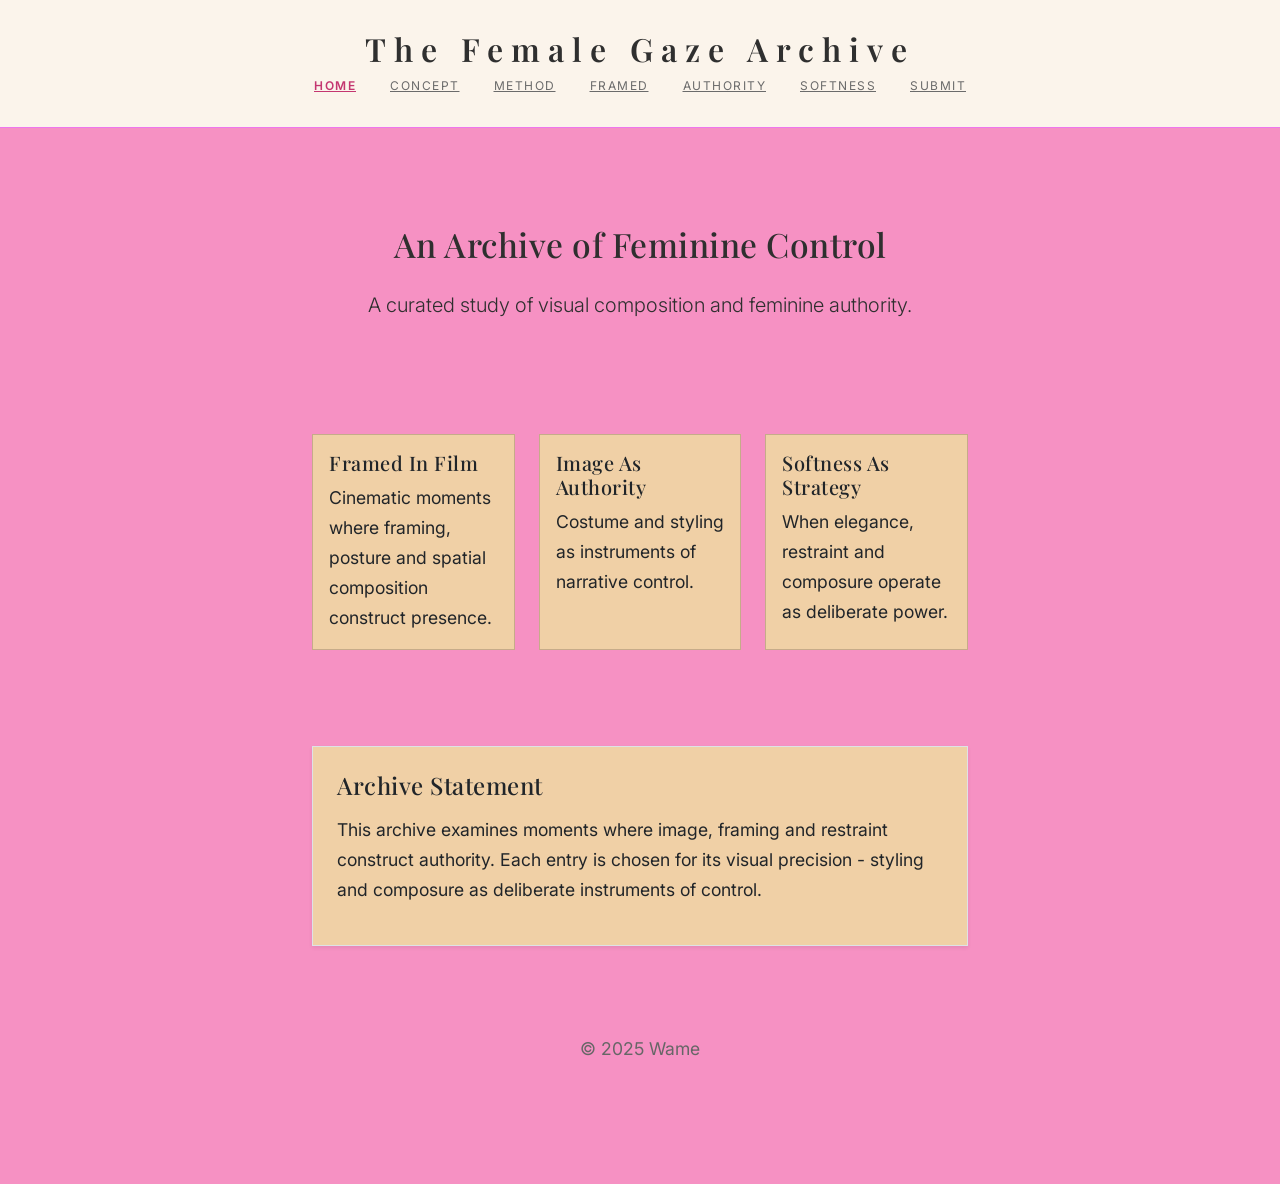
<file: index.html>
<!DOCTYPE html>  

<html lang="en">

<head>


    <meta charset="UTF-8">

    <meta name="viewport" content="width=device-width, initial-scale=1.0">

    <title>The Female Gaze Archive</title>
    <link href="https://fonts.googleapis.com/css2?family=Playfair+Display:wght@500;600&family=Inter:wght@300;400;500&display=swap" rel="stylesheet">
    <!-- Bootstrap CSS -->
     <link href="https://cdn.jsdelivr.net/npm/bootstrap@5.3.0/dist/css/bootstrap.min.css"
     rel="stylesheet">
     <!-- Custom CSS -->
      <link rel="stylesheet" href="styles.css">

    </head>

    <body>

        <header class="site-header">
            <div class="site-header-inner">
                <h1 class="site-title">The Female Gaze Archive</h1>
                <nav class="site-nav">
                    <a href="index.html" class="active">Home</a>
                    <a href="concept.html">Concept</a>
                    <a href="method.html">Method</a>
                    <a href="framed.html">Framed</a>
                    <a href="authority.html">Authority</a>
                    <a href="softness.html">Softness</a>
                     <a href="submit.html">Submit</a>


                </nav>
            </div>

        </header>
            
                                            
                            
                 
            <main>
                <section class="text-center py-5">
                    <div class="container">
                        <h2 class="home-intro-title">An Archive of Feminine Control</h2> 
                        <p class="lead">A curated study of visual composition and feminine authority.</p>
                        </div>
                        </section>
                         
                        <section class="container py-5">
                            <div class="row g-4">
                            <div class="col-md-4">
                                <div class="card h-100">
                                    <div class="card-body">
                                        <h5 class="card-title">Framed In Film</h5>
                                        <p class="card-text">Cinematic moments where framing, posture and spatial composition construct presence.</p>
                                        </div>
                                        </div>
                                        </div>

                                        <div class="col-md-4">
                                            <div class="card h-100">
                                                <div class="card-body">
                                                    <h5 class="class-title">Image As Authority</h5>
                                                    <p class="card-text">Costume and styling as instruments of narrative control.</p>
                                                </div>
                                            </div>
                                        </div>

                                        <div class="col-md-4">
                                            <div class="card h-100">
                                                <div class="card-body">
                                                    <h5 class="card-title">Softness As Strategy</h5>
                                                    <p class="card-text">When elegance, restraint and composure operate as deliberate power.</p>
                                                </div>
                                            </div>
                                        </div>
                                        </div>
                                        </section>

                                        <section class="container py-5">
                                            <div class="card border -0 shadow-sm p-4">
                                                <h4 class="mb-3">Archive Statement</h4>
                                                <p> This archive examines moments where image, framing and restraint construct authority. Each entry is chosen for its visual precision - styling and composure as deliberate instruments of control.</p>
                                            </div>
                                        </section>



            <footer>
                <p>&copy; 2025 Wame </p>
                
                </footer>
                <!-- Bootstrap JS and dependencies -->
                 <script src="https://cdn.jsdelivr.net/npm/bootstrap@5.3.0/dist/js/bootstrap.bundle.min.js"></script>

                
                </body>

                </html>
             
                <!--update-->
</file>
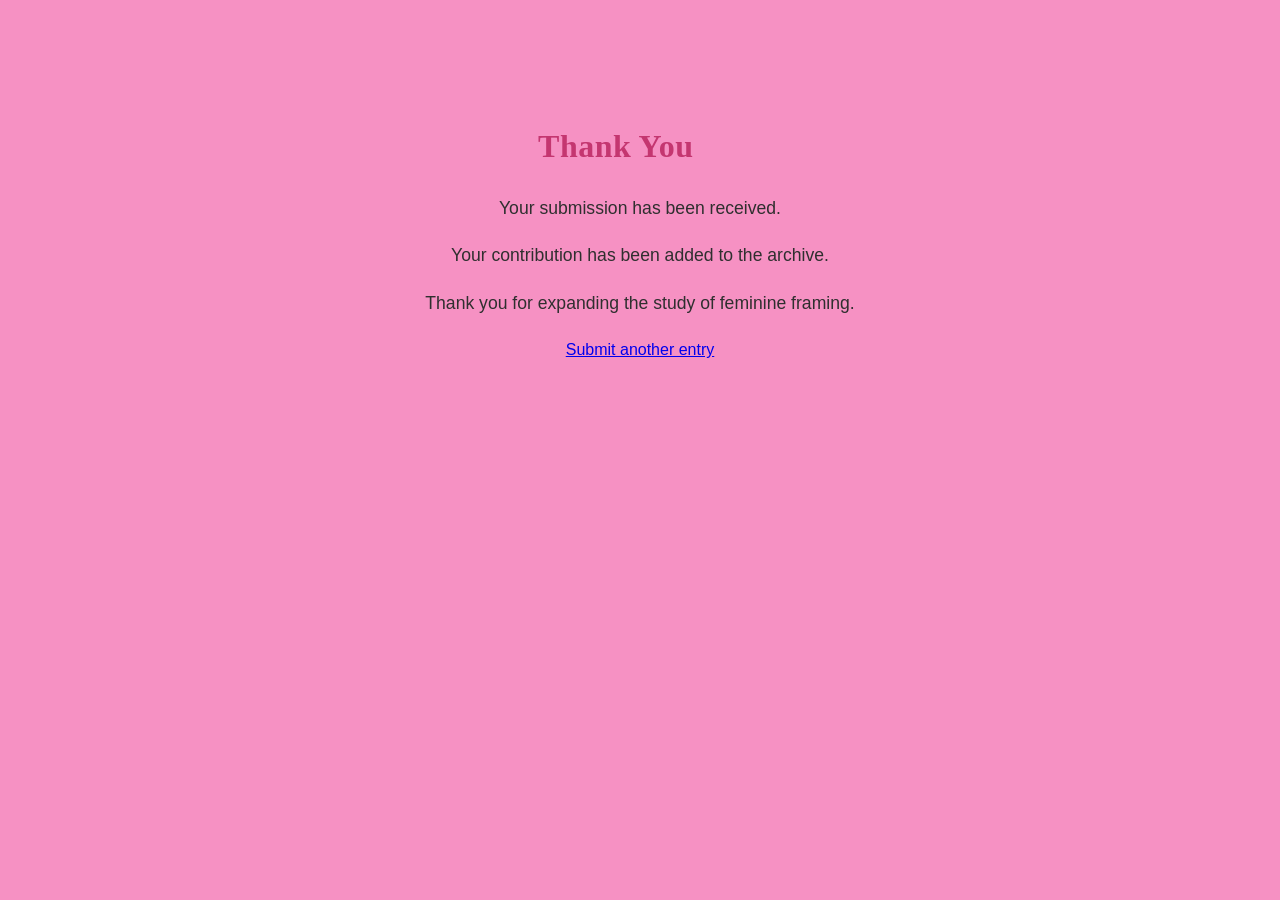
<file: acknowledgement.html>
<!DOCTYPE html>
<html>
    <head>
        <meta charset="UTF-8">
        <title>Submission Received</title>
        <link rel="stylesheet" href="styles.css">
    </head>

    <body>



        <main class="container py-5 text-center acknowledgement">
            <h1 class="fade-in sparkle">Thank You</h1>

            <p>Your submission has been received.</p>
            <p>Your contribution has been added to the archive.</p>
            <P>Thank you for expanding the study of feminine framing.</P>

            <a href="submit.html" class="btn btn-dark">Submit another entry</a>
        </main>
    </body>
</html>
</file>
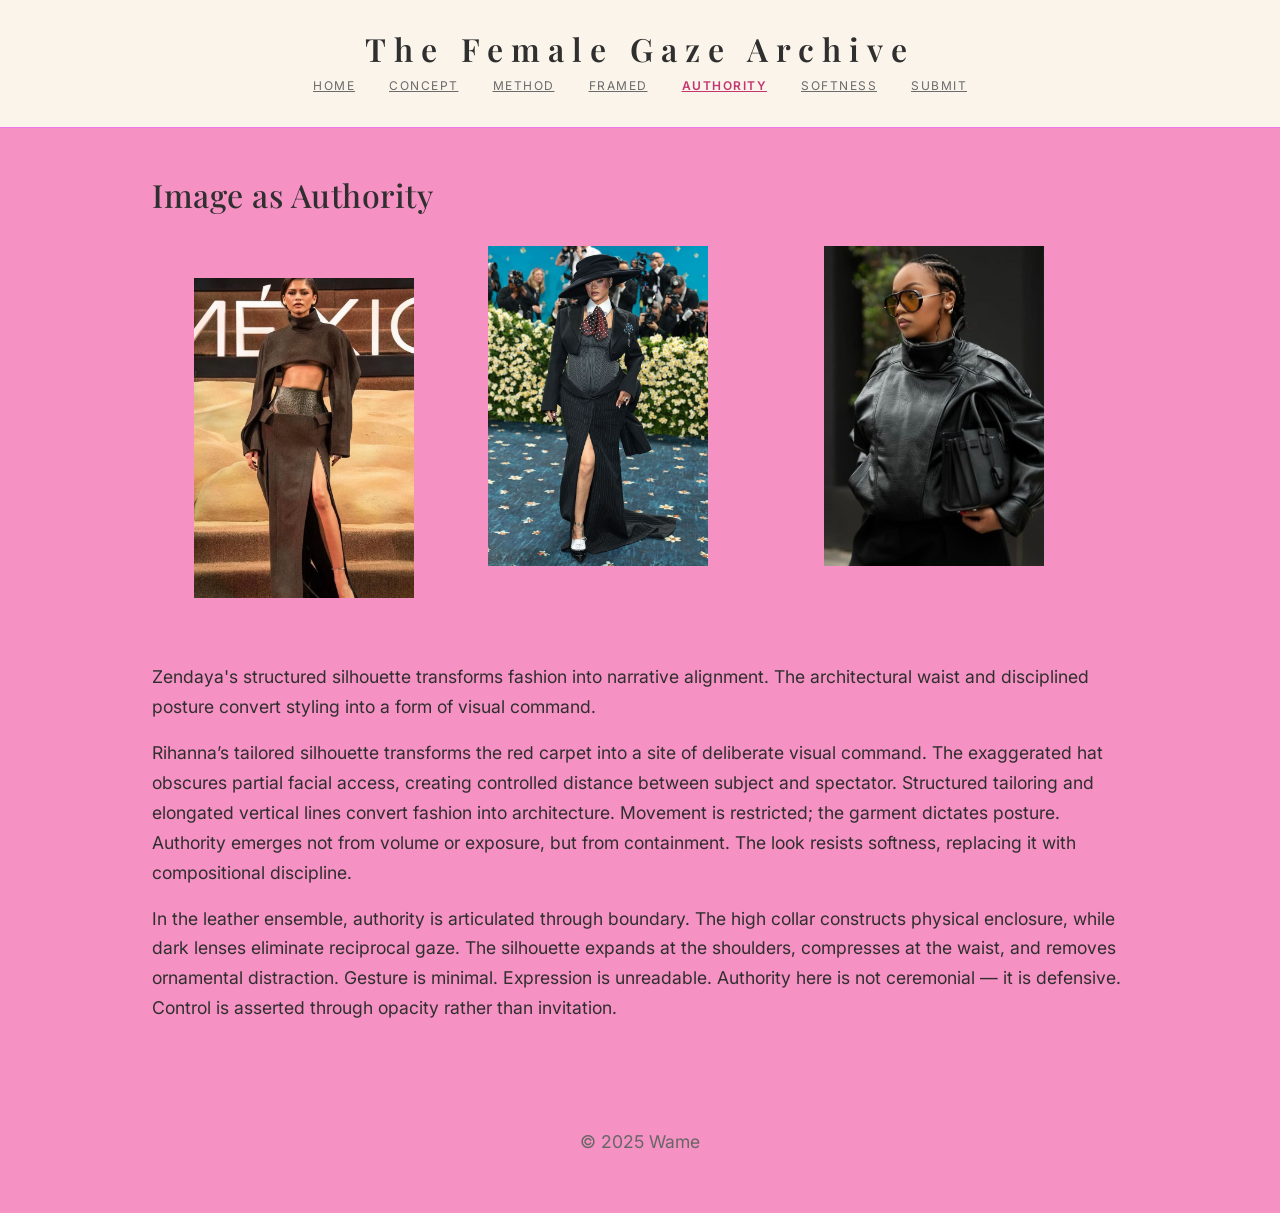
<file: authority.html>
<!DOCTYPE html>  

<html lang="en">

<head>


    <meta charset="UTF-8">

    <meta name="viewport" content="width=device-width, initial-scale=1.0">

    <title>The Female Gaze Archive</title>
    <link href="https://fonts.googleapis.com/css2?family=Playfair+Display:wght@500;600&family=Inter:wght@300;400;500&display=swap" rel="stylesheet">
    <!-- Bootstrap CSS -->
     <link href="https://cdn.jsdelivr.net/npm/bootstrap@5.3.0/dist/css/bootstrap.min.css"
     rel="stylesheet">
     <!-- Custom CSS -->
      <link rel="stylesheet" href="styles.css">

    </head>

    <body>

        <header class="site-header">
            <div class="site-header-inner">
                <h1 class="site-title">The Female Gaze Archive</h1>
                <nav class="site-nav">
                    <a href="index.html">Home</a>
                    <a href="concept.html">Concept</a>
                    <a href="method.html">Method</a>
                    <a href="framed.html">Framed</a>
                    <a href="authority.html" class="active">Authority</a>
                    <a href="softness.html">Softness</a>
                     <a href="submit.html">Submit</a>
                    

                </nav>
            </div>

        </header>
            
                                            
                            
                 
            <main class="container py-5">
                <h2 class="mb-4">Image as Authority</h2>
                <div class="image-grid">
                <img src="zendaya.jpg.jpg" alt="Zendaya in structured ensemble on press tour" class="feature-image">
                <img src="rihanna.jpg.jpg" alt="Rihanna Fenty">
                <img src="siyabunny.jpg.jpg" alt="Siyanda Bani">
                </div>
                <p>Zendaya's structured silhouette transforms fashion into narrative alignment. The architectural waist and disciplined posture convert styling into a form of visual command.</p>
                <p>Rihanna’s tailored silhouette transforms the red carpet into a site of deliberate visual command. The exaggerated hat obscures partial facial access, creating controlled distance between subject and spectator. Structured tailoring and elongated vertical lines convert fashion into architecture. Movement is restricted; the garment dictates posture. Authority emerges not from volume or exposure, but from containment. The look resists softness, replacing it with compositional discipline.</p>
                <p>In the leather ensemble, authority is articulated through boundary. The high collar constructs physical enclosure, while dark lenses eliminate reciprocal gaze. The silhouette expands at the shoulders, compresses at the waist, and removes ornamental distraction. Gesture is minimal. Expression is unreadable. Authority here is not ceremonial — it is defensive. Control is asserted through opacity rather than invitation.</p>
                
            </main>
                
                



            <footer>
                <p>&copy; 2025 Wame </p>
                
                </footer>
                <!-- Bootstrap JS and dependencies -->
                 <script src="https://cdn.jsdelivr.net/npm/bootstrap@5.3.0/dist/js/bootstrap.bundle.min.js"></script>

                
                </body>

                </html>
</file>
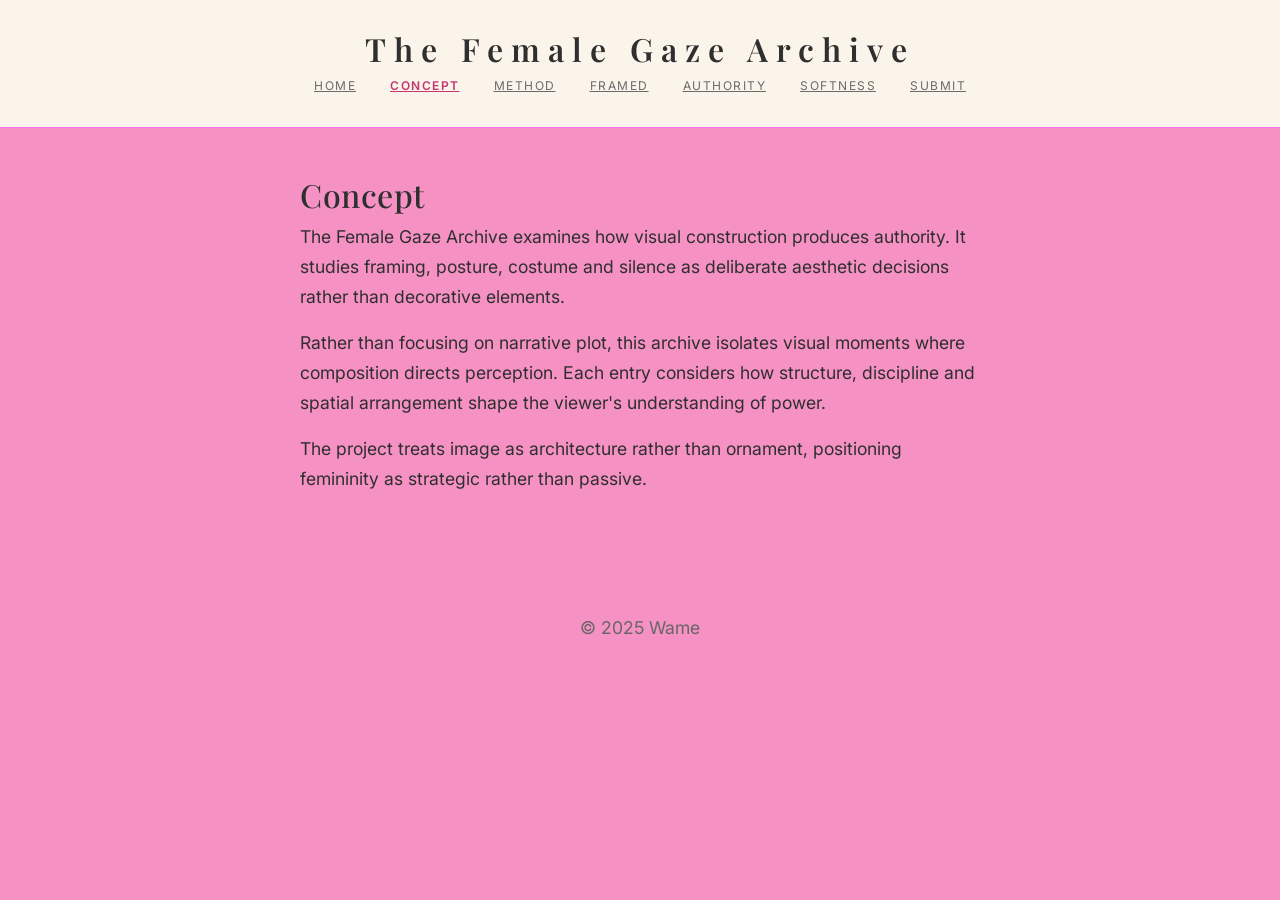
<file: concept.html>
<!DOCTYPE html>  

<html lang="en">

<head>


    <meta charset="UTF-8">

    <meta name="viewport" content="width=device-width, initial-scale=1.0">

    <title>The Female Gaze Archive</title>
    <link href="https://fonts.googleapis.com/css2?family=Playfair+Display:wght@500;600&family=Inter:wght@300;400;500&display=swap" rel="stylesheet">
    <!-- Bootstrap CSS -->
     <link href="https://cdn.jsdelivr.net/npm/bootstrap@5.3.0/dist/css/bootstrap.min.css"
     rel="stylesheet">
     <!-- Custom CSS -->
      <link rel="stylesheet" href="styles.css">

    </head>

    <body>

        <header class="site-header">
            <div class="site-header-inner">
                <h1 class="site-title">The Female Gaze Archive</h1>
                <nav class="site-nav">
                    <a href="index.html">Home</a>
                    <a href="concept.html" class="active">Concept</a>
                    <a href="method.html">Method</a>
                    <a href="framed.html">Framed</a>
                    <a href="authority.html">Authority</a>
                    <a href="softness.html">Softness</a>
                    <a href="submit.html">Submit</a>

                </nav>
            </div>

        </header>
            
                                            
                            
                 
            <main>
                <h2>Concept</h2>
                <p>The Female Gaze Archive examines how visual construction produces authority. It studies framing, posture, costume and silence as deliberate aesthetic decisions rather than decorative elements.</p>
                <p>Rather than focusing on narrative plot, this archive isolates visual moments where composition directs perception. Each entry considers how structure, discipline and spatial arrangement shape the viewer's understanding of power.</p>
                <p>The project treats image as architecture rather than ornament, positioning femininity as strategic rather than passive.</p>
                </main>
               



            <footer>
                <p>&copy; 2025 Wame </p>
                
                </footer>
                <!-- Bootstrap JS and dependencies -->
                 <script src="https://cdn.jsdelivr.net/npm/bootstrap@5.3.0/dist/js/bootstrap.bundle.min.js"></script>

                
                </body>

                </html>
</file>
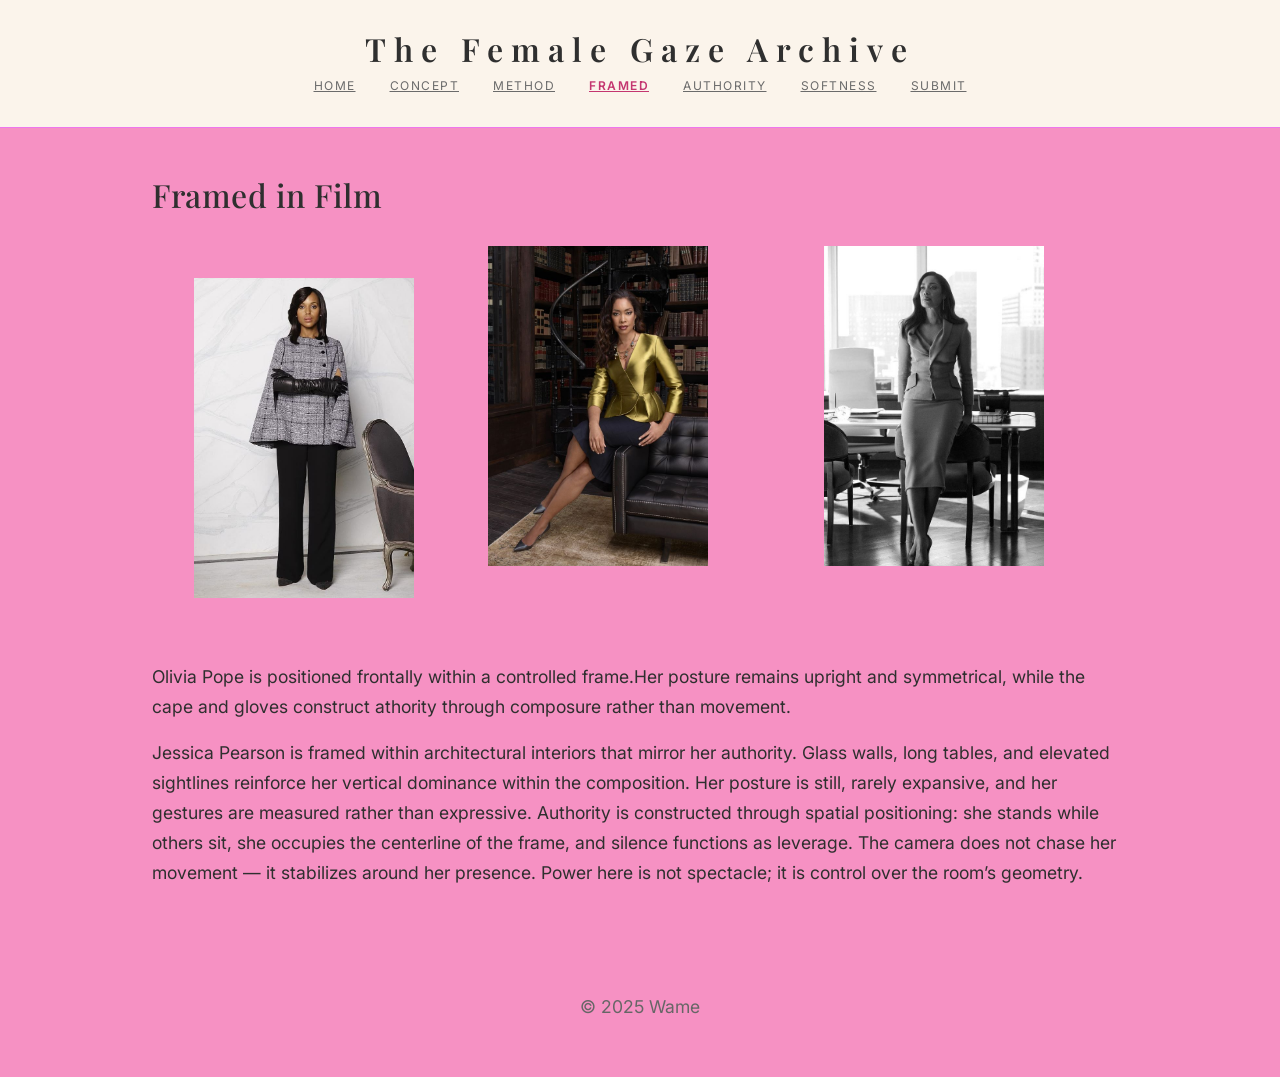
<file: framed.html>
<!DOCTYPE html>  

<html lang="en">

<head>


    <meta charset="UTF-8">

    <meta name="viewport" content="width=device-width, initial-scale=1.0">

    <title>The Female Gaze Archive</title>
    <link href="https://fonts.googleapis.com/css2?family=Playfair+Display:wght@500;600&family=Inter:wght@300;400;500&display=swap" rel="stylesheet">
    <!-- Bootstrap CSS -->
     <link href="https://cdn.jsdelivr.net/npm/bootstrap@5.3.0/dist/css/bootstrap.min.css"
     rel="stylesheet">
     <!-- Custom CSS -->
      <link rel="stylesheet" href="styles.css">

    </head>

    <body>

        <header class="site-header">
            <div class="site-header-inner">
                <h1 class="site-title">The Female Gaze Archive</h1>
                <nav class="site-nav">
                    <a href="index.html">Home</a>
                    <a href="concept.html">Concept</a>
                    <a href="method.html">Method</a>
                    <a href="framed.html" class="active">Framed</a>
                    <a href="authority.html">Authority</a>
                    <a href="softness.html">Softness</a>
                     <a href="submit.html">Submit</a>


                </nav>
            </div>

        </header>
            
                                            
                            
                 
            <main class="container py-5">
                <h2 class="mb-4">Framed in Film</h2>
                <div class="image-grid">
                <img src="olivia.jpg.jpg" alt="Olivia Pope in structured cape and gloves" class="feature-image">
                <img src="image1.jpg" alt="Jessica Pearson 1." >
                <img src="image2.jpg"  alt="Jessica Pearson 2." >
                </div>
                <p> Olivia Pope is positioned frontally within a controlled frame.Her posture remains upright and symmetrical, while the cape and gloves construct athority through composure rather than movement.</p>
                <p>Jessica Pearson is framed within architectural interiors that mirror her authority. Glass walls, long tables, and elevated sightlines reinforce her vertical dominance within the composition. Her posture is still, rarely expansive, and her gestures are measured rather than expressive. Authority is constructed through spatial positioning: she stands while others sit, she occupies the centerline of the frame, and silence functions as leverage. The camera does not chase her movement — it stabilizes around her presence. Power here is not spectacle; it is control over the room’s geometry.</p>
                
            </main>
               


            <footer>
                <p>&copy; 2025 Wame </p>
                
                </footer>
                <!-- Bootstrap JS and dependencies -->
                 <script src="https://cdn.jsdelivr.net/npm/bootstrap@5.3.0/dist/js/bootstrap.bundle.min.js"></script>

                
                </body>

                </html>
</file>
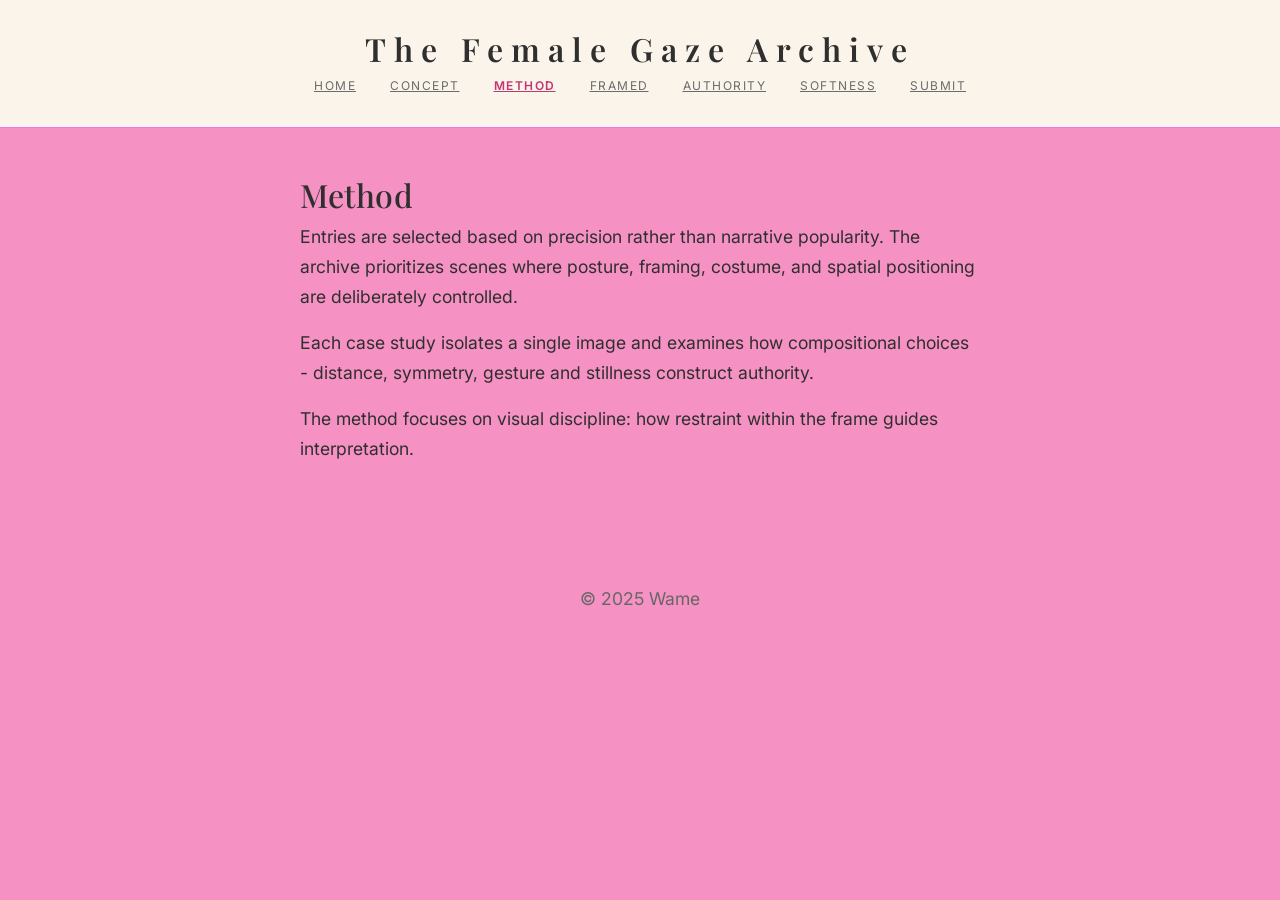
<file: method.html>
<!DOCTYPE html>  

<html lang="en">

<head>


    <meta charset="UTF-8">

    <meta name="viewport" content="width=device-width, initial-scale=1.0">

    <title>The Female Gaze Archive</title>
    <link href="https://fonts.googleapis.com/css2?family=Playfair+Display:wght@500;600&family=Inter:wght@300;400;500&display=swap" rel="stylesheet">
    <!-- Bootstrap CSS -->
     <link href="https://cdn.jsdelivr.net/npm/bootstrap@5.3.0/dist/css/bootstrap.min.css"
     rel="stylesheet">
     <!-- Custom CSS -->
      <link rel="stylesheet" href="styles.css">

    </head>

    <body>

        <header class="site-header">
            <div class="site-header-inner">
                <h1 class="site-title">The Female Gaze Archive</h1>
                <nav class="site-nav">
                    <a href="index.html">Home</a>
                    <a href="concept.html">Concept</a>
                    <a href="method.html" class="active">Method</a>
                    <a href="framed.html">Framed</a>
                    <a href="authority.html">Authority</a>
                    <a href="softness.html">Softness</a>
                     <a href="submit.html">Submit</a>


                </nav>
            </div>

        </header>
            
                                            
                            
                 
            <main class="page-content">
                <h2>Method</h2>
                <p>Entries are selected based on precision rather than narrative popularity. The archive prioritizes scenes where  posture, framing, costume, and spatial positioning are deliberately controlled.</p>
                <p>Each case study isolates a single image and examines how compositional choices - distance, symmetry, gesture and stillness construct authority.</p>
                <p>The method focuses on visual discipline: how restraint within the frame guides interpretation.</p>

            </main>
                
            <footer>
                <p>&copy; 2025 Wame </p>
                
                </footer>
                <!-- Bootstrap JS and dependencies -->
                 <script src="https://cdn.jsdelivr.net/npm/bootstrap@5.3.0/dist/js/bootstrap.bundle.min.js"></script>

                
                </body>

                </html>
</file>
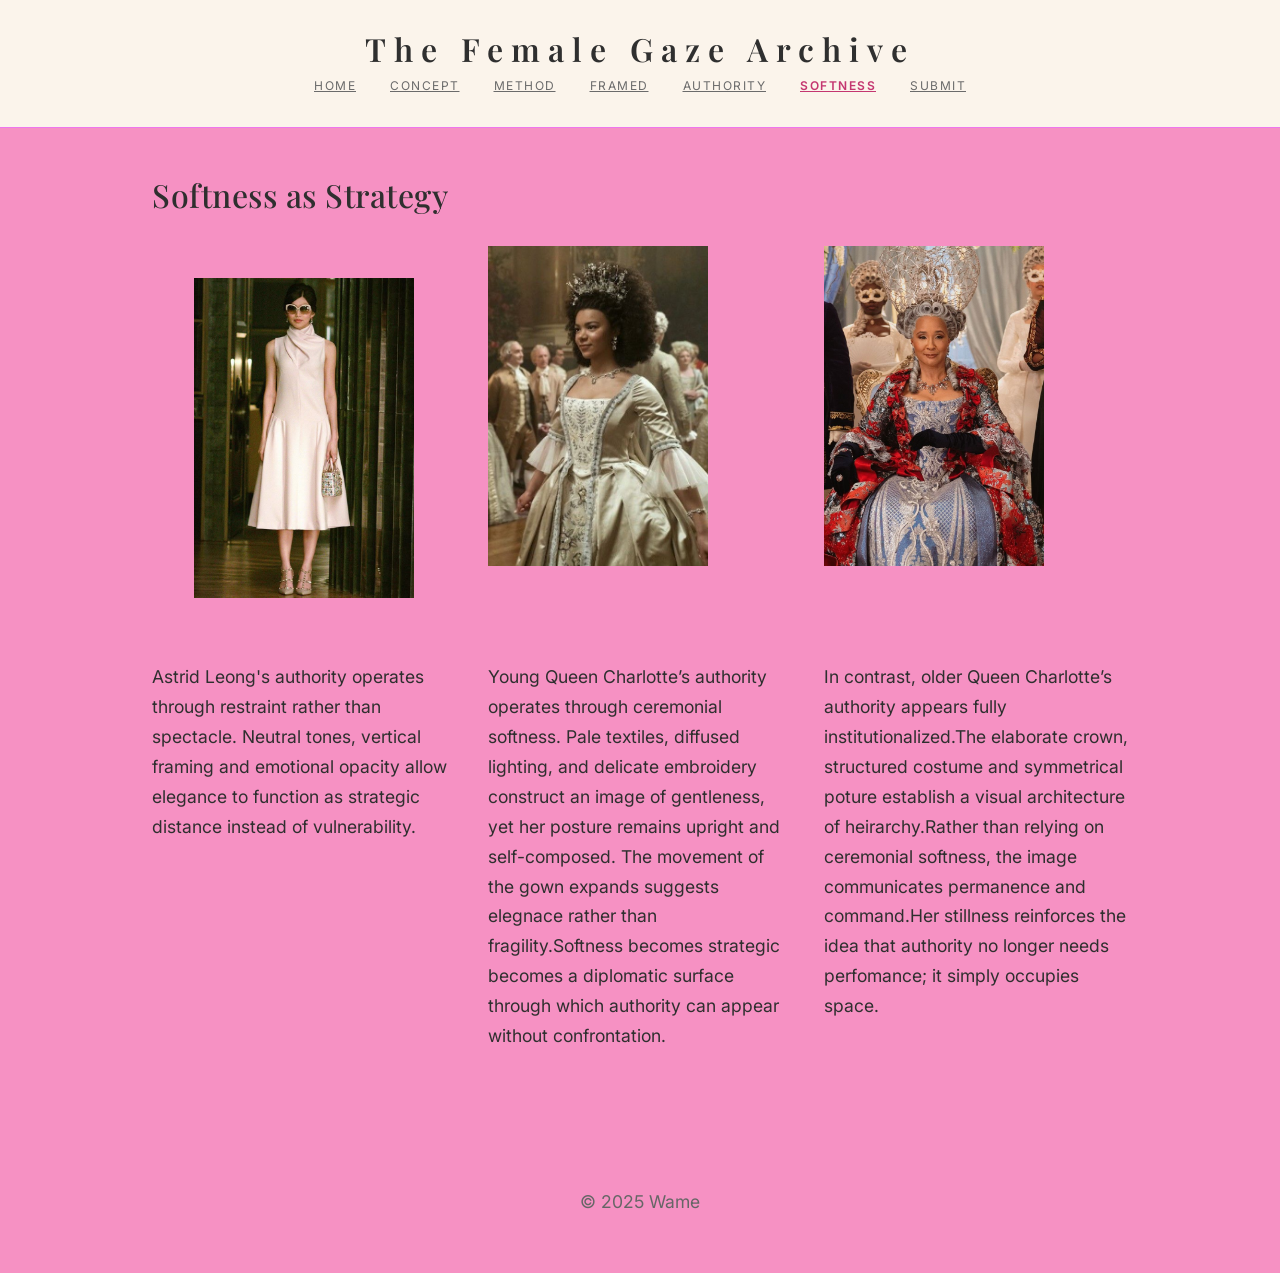
<file: softness.html>
<!DOCTYPE html>  

<html lang="en">

<head>


    <meta charset="UTF-8">

    <meta name="viewport" content="width=device-width, initial-scale=1.0">

    <title>The Female Gaze Archive</title>
    <link href="https://fonts.googleapis.com/css2?family=Playfair+Display:wght@500;600&family=Inter:wght@300;400;500&display=swap" rel="stylesheet">
    <!-- Bootstrap CSS -->
     <link href="https://cdn.jsdelivr.net/npm/bootstrap@5.3.0/dist/css/bootstrap.min.css"
     rel="stylesheet">
     <!-- Custom CSS -->
      <link rel="stylesheet" href="styles.css">

    </head>

    <body>

        <header class="site-header">
            <div class="site-header-inner">
                <h1 class="site-title">The Female Gaze Archive</h1>
                <nav class="site-nav">
                    <a href="index.html">Home</a>
                    <a href="concept.html">Concept</a>
                    <a href="method.html">Method</a>
                    <a href="framed.html">Framed</a>
                    <a href="authority.html">Authority</a>
                    <a href="softness.html" class="active">Softness</a>
                     <a href="submit.html">Submit</a>


                </nav>
            </div>

        </header>
            
                                            
                            
                 
            <main class="container py-5">
                <h2 class="mb-4">Softness as Strategy</h2>
                <div class="image-grid">
                <img src="astrid.jpg.jpg" alt="Astrid Leong in a crean dress framed by a doorway" class="feature-image">
                <img src="charlotte1.jpg" alt="Young Queen Charlotte">
                <img src="charlotte2.jpg" alt="Older Queen Charlotte">
                <p>Astrid Leong's authority operates through restraint rather than spectacle. Neutral tones, vertical framing and emotional opacity allow elegance to function as strategic distance instead of vulnerability.</p>
                <p>Young Queen Charlotte’s authority operates through ceremonial softness. Pale textiles, diffused lighting, and delicate embroidery construct an image of gentleness, yet her posture remains upright and self-composed. The movement of the gown expands suggests elegnace rather than fragility.Softness becomes strategic becomes a diplomatic surface through which authority can appear without confrontation.</p>
                <p>In contrast, older Queen Charlotte’s authority appears fully institutionalized.The elaborate crown, structured costume and symmetrical poture establish a visual architecture of heirarchy.Rather than relying on ceremonial softness, the image communicates permanence and command.Her stillness reinforces the idea that authority no longer needs perfomance; it simply occupies space.
            </main>
               



            <footer>
                <p>&copy; 2025 Wame </p>
                
                </footer>
                <!-- Bootstrap JS and dependencies -->
                 <script src="https://cdn.jsdelivr.net/npm/bootstrap@5.3.0/dist/js/bootstrap.bundle.min.js"></script>

                
                </body>

                </html>
</file>
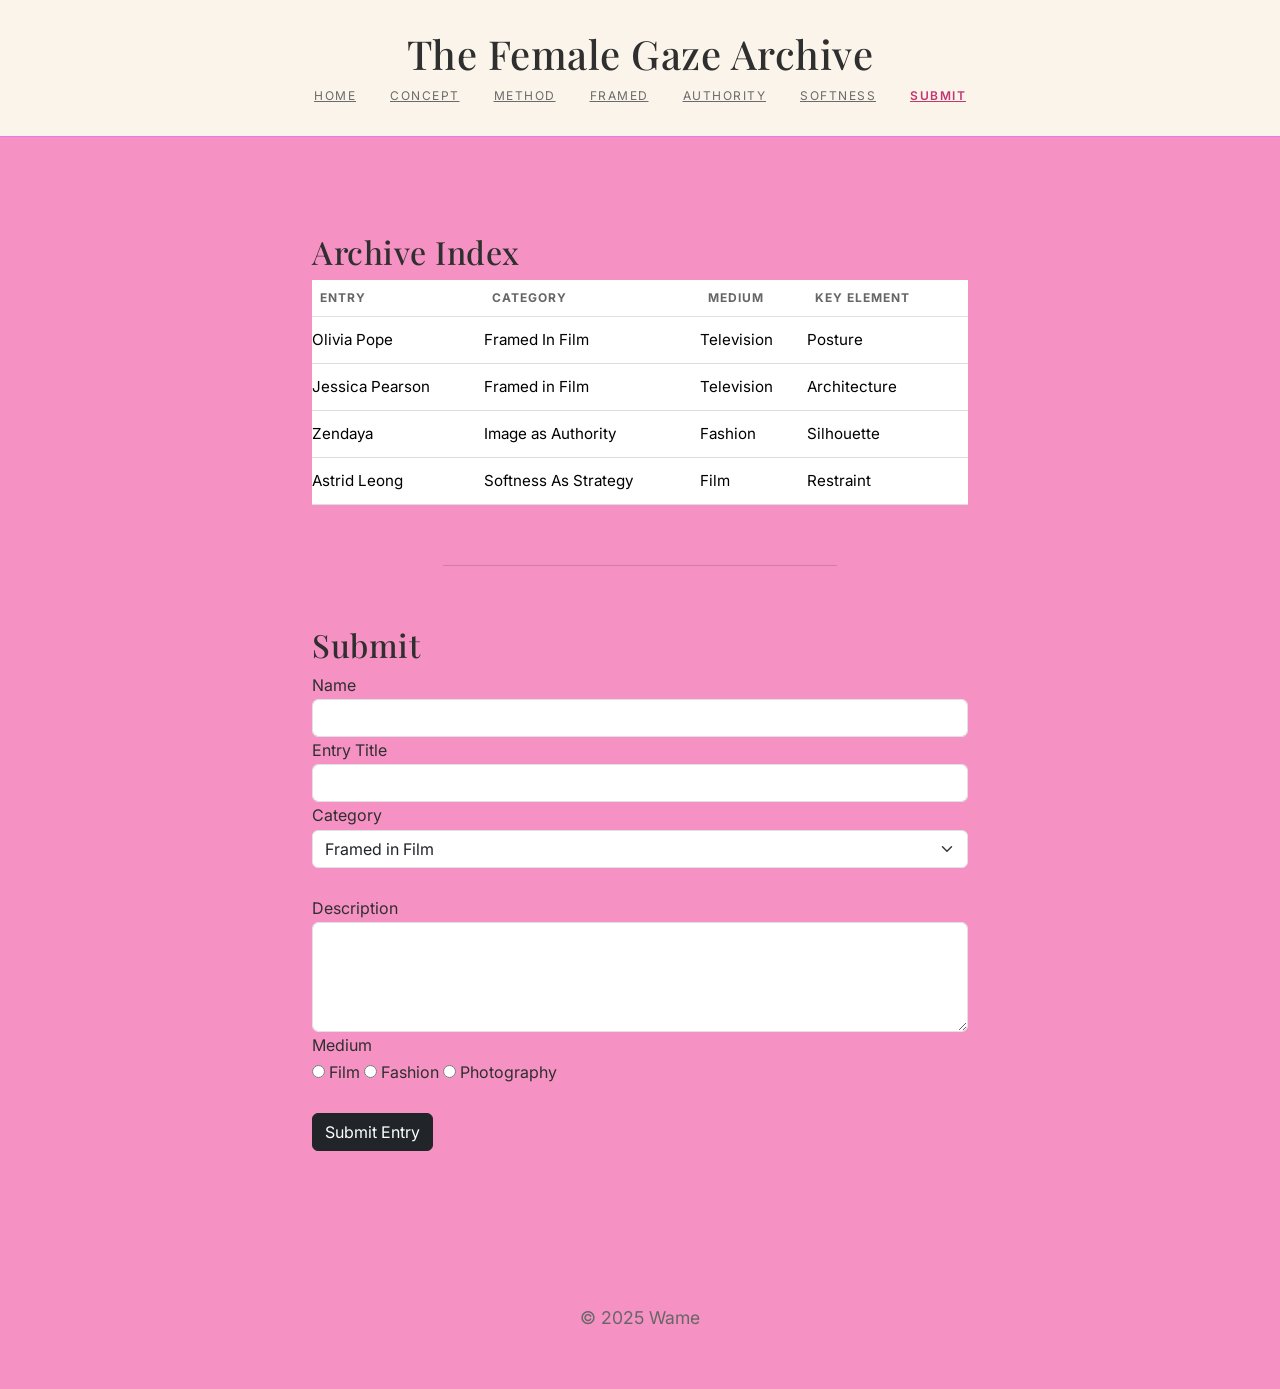
<file: submit.html>
<!DOCTYPE html>  

<html lang="en">

<head>


    <meta charset="UTF-8">

    <meta name="viewport" content="width=device-width, initial-scale=1.0">

    <title>The Female Gaze Archive</title>
    <link href="https://fonts.googleapis.com/css2?family=Playfair+Display:wght@500;600&family=Inter:wght@300;400;500&display=swap" rel="stylesheet">
    <!-- Bootstrap CSS -->
     <link href="https://cdn.jsdelivr.net/npm/bootstrap@5.3.0/dist/css/bootstrap.min.css"
     rel="stylesheet">
     <!-- Custom CSS -->
      <link rel="stylesheet" href="styles.css">

    </head>

    <body>

        <header class="site-header">
            <div class="site-header-inner">
                <h1 class="Submit to the Archive">The Female Gaze Archive</h1>
                <nav class="site-nav">
                    <a href="index.html">Home</a>
                    <a href="concept.html">Concept</a>
                    <a href="method.html">Method</a>
                    <a href="framed.html">Framed</a>
                    <a href="authority.html">Authority</a>
                    <a href="softness.html">Softness</a>
                    <a href="submit.html" class="active">Submit</a>

                </nav>
            </div>

        </header>
            
                                            
                            
                 
            <main>
            <section class="container py-5">
                <h2>Archive Index</h2>
                <table class="table archive-table">
                    <tr>
                        <th>Entry</th>
                        <th>Category</th>
                        <th>Medium</th>
                        <th>Key Element</th>
                    </tr>

                    <tr>
                        <td>Olivia Pope</td>
                        <td>Framed In Film</td>
                        <td>Television</td>
                        <td>Posture</td>

                    <tr>
                        <td>Jessica Pearson</td>
                        <td>Framed in Film</td>
                        <td>Television</td>
                        <td>Architecture</td>

                    </tr>

                    <tr>
                        <td>Zendaya</td>
                        <td>Image as Authority</td>
                        <td>Fashion</td>
                        <td>Silhouette</td>
                    </tr>
                     
                    <tr>
                        <td>Astrid Leong</td>
                        <td>Softness As Strategy</td>
                        <td>Film</td>
                        <td>Restraint</td>

                        </tr>
                    </table>

                    <hr class="section-divider">
                    <h2>Submit</h2>

                    <form action="acknowledgement.html">
                        <label>Name</label>
                        <input type="text" name="name" class="form-control" required>

                        <label>Entry Title</label>
                        <input type="text" name="title" class="form-control" required>

                        <label>Category</label><br>
                        <select name="category" class="form-select" required>
                        <option>Framed in Film</option>
                        <option>Image as Authority</option>
                        <option>Softness as Strategy</option>
                    </select><br>

                       <label>Description</label><br>
                    <textarea name="description" rows="4" class="form-control" required></textarea>

                    <label>Medium</label><br>
                    <input type="radio" name="medium" required> Film
                    <input type="radio" name="medium"> Fashion
                    <input type="radio" name="medium"> Photography<br><br>

                    <input type="submit" value="Submit Entry" class="btn btn-dark">

                </form>
                </section>
                </main>


            <footer>
                <p>&copy; 2025 Wame </p>
                
                </footer>
                <!-- Bootstrap JS and dependencies -->
                 <script src="https://cdn.jsdelivr.net/npm/bootstrap@5.3.0/dist/js/bootstrap.bundle.min.js"></script>

                
                </body>

                </html>
</file>
<file: styles.css>
body {
    font-family: 'Inter', sans-serif;
    color:#2f2f2f;
    background-color: rgb(246, 145, 195);
    margin: 0;
    padding:0;
    line-height:1.7;
}
    h1, h2, h3, h4, h5 { 
        font-family: 'Playfair Display' , serif;
        letter-spacing: 0.5px;
}

.site-header {
    background-color: #fbf4eb;
    border-bottom: 1px solid #e7e;
    padding: 30px 20px;
    text-align: center;
}

.site-title {
    font-size: 2rem;
    font-weight: 600;
    letter-spacing: 0.5rem;
}

.site-nav a {
    font-family: 'Inter', sans-serif;
    margin: 0 12px;
    text-transform: uppercase;
    color: #6b6b6b;
    font-size: 0.75rem;
    letter-spacing: 1.5px;
}

.site-nav {
    display: flex;
    flex-wrap: wrap;
    gap: 10px;
    justify-content: center;
}

.site-nav a:hover {
    color:#c2185b;
}

.site-nav a.active {
    color: #c43670;
    font-weight: 600;
}


main {
    padding:3rem 20px 4rem 20px;
    max-width: 720px;
    margin: 0 auto;
} 

footer {
    background-color: transparent;
    color: #666;
    text-align: center;
    padding: 40px 0;    position: relative;
}

p {
font-size: 1.1em;
}

.home-intro-title {
    font-size: 2.1rem;
    font-weight: 500;
    margin-bottom: 1.5rem;
}

.card {
    border: 1px solud #e9e;
    border-radius: 0;
    background-color: #f0d0a6;
    transition: all 0.3s ease;
}

.card:hover {
    border-color: #cfcac2
}

section {
    margin-bottom: 4rem;
}

.container {
    max-width: 1000px;
}

section:last-of-type p {
    max-width: 650px;
}

main section {
    max-width: 720px;
    margin: 0 auto;
}

.card-title a {
    text-decoration: none;
    color: inherit;
}

.card-title a:hover {
    text-decoration: none;
    color: #c43670;
}

.image-grid {
    display: grid;
    grid-template-columns: repeat(3, 1fr);
    justify-content: center;
    gap: 2rem;
    margin: 2rem 0;
}

.image-grid img {
    width: 100%;
   max-width: 220px;
    height:320px;
    object-fit: cover;
}

.feature-image {
    width: 100%;
    max-width: 220px;
    height: auto;
    display: block;
    margin: 2rem auto;
}

.archive-table {
    max-width: 800px;
    margin: 0 auto;
    border-collapse: collapse;
    font-size: 0.95rem;
}

.archive-table th {
    text-transform: uppercase;
    letter-spacing: 1px;
    font-size: 0.75rem;
    color: #666;
}

.archive-table td {
    padding: 10px 0;
    border-bottom: 1px solid #ddd;
}

.submit-form {
    max-width: 600px;
    margin: 40px auto;
}

.submit-form label {
    font-weight: 500;
    margin-top: 15px;
    display: block;
}

.submit-form input,
.submit-form textarea,
.submit-form select {
    margin-top: 5px;
}

.section-divider {
    margin: 60px auto;
    width:60%;
    opacity: 0.2;
}
 @media (max-width: 768px) {
    .image-grid {
        grid-template-columns: 1fr;
        gap: 1.5rem;
    }

    .image-grid img {
        max-width: 100%;
        height: auto;
    }
    
    .row {
        display: block;
    }

    .col-md-4 {
        width: 100%;
        margin-bottom: 20px;
    }
    
 }

 img {
    max-width: 100%;
 }

 .thank-you {
    text-align: center;
    margin-top: 80px;
 }

 .thank-you h1 {
    font-size: 2rem;
 }

 .thank-you a {
    display: inline-block;
    margin-top: 20px;
 }
  
 .acknowledgement {
    max-width: 650px;
    margin: 50px auto;
    text-align: center;
 }

 .acknowledgement h1 {
    text-align: center;
    margin-bottom: 20px;
    color: #c43670
 }

 .fade-in {
    opacity: 0;
    animation: fadeIn 1.5s ease forwards;
 }

 @keyframes fadeIn {
    from { opacity: 0;}
    to { opacity: 1;}
 }

.sparkle {
    position: relative;
}

.sparkle::after {
    content: "✨";
    color: #d9a6b5;
    margin-left: 8px;
    opacity: 0;
    animation: sparkleFade 2s ease 0.3s forwards;
}

@keyframes sparkleFade {
    0% {opacity: 0;}
    50% {opacity: 1;}
    100% {opacity: 0;}
}

.card:hover , img:hover {
    transform: translateY(-5px);
    transition: 0.3s ease;
}

nav a hover {
    color: #000;
    letter-spacing: 1px;
}

button:hover {
    background-color: #333;
    color: white;
    transition: 0.3s;
}

body {
    animation: fadeIn 0.8s  ease-in;
}

@keyframes fadeIn {
    from { opacity: 0; }
    to { opacity: 1; }
}
</file>
